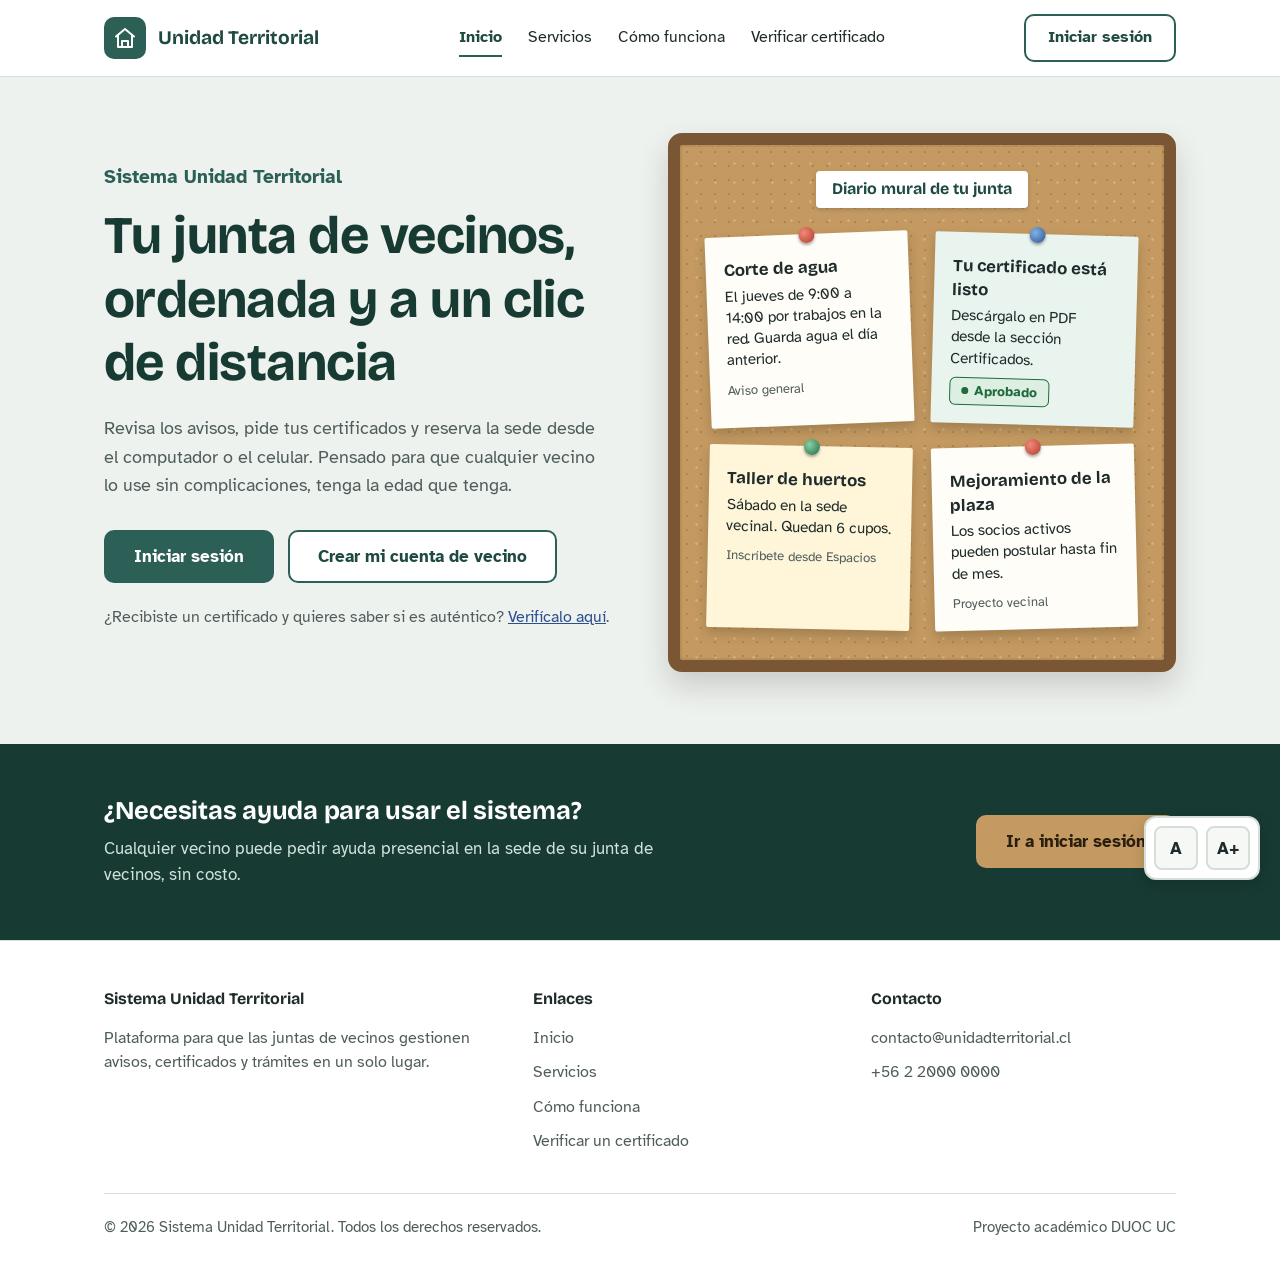
<file: Fase 2/Evidencias Proyectos (version Agil)/Proyecto De Titulo/JuntaVecinos/HTML/Index.html>
<!DOCTYPE html>
<html lang="es">
<head>
<meta charset="UTF-8">
<meta name="viewport" content="width=device-width, initial-scale=1.0">
<title>Inicio - Unidad Territorial</title>
<link rel="preconnect" href="https://fonts.googleapis.com">
<link rel="preconnect" href="https://fonts.gstatic.com" crossorigin>
<link href="https://fonts.googleapis.com/css2?family=Atkinson+Hyperlegible:ital,wght@0,400;0,700;1,400&family=Bricolage+Grotesque:opsz,wght@12..96,600;12..96,700&display=swap" rel="stylesheet">
<link rel="stylesheet" href="../CSS/Styles.css">
</head>
<body>

  <header class="site-header">
    <div class="header-inner">
      <a href="Index.html" class="logo">
        <span class="logo-mark" aria-hidden="true">
          <svg viewBox="0 0 24 24" fill="none" stroke="#fff" stroke-width="2" stroke-linecap="round" stroke-linejoin="round">
            <path d="M3 10.5 12 3l9 7.5"/>
            <path d="M5 9.5V21h14V9.5"/>
            <path d="M9 21v-6h6v6"/>
          </svg>
        </span>
        Unidad Territorial
      </a>

      <nav class="main-nav" id="mainNav" aria-label="Menú principal">
        <a href="Index.html" class="active" aria-current="page">Inicio</a>
        <a href="Servicios.html">Servicios</a>
        <a href="ComoFunciona.html">Cómo funciona</a>
        <a href="Verificar.php">Verificar certificado</a>
      </nav>

      <div class="header-actions">
        <a href="Acceso.html" class="btn btn-outline">Iniciar sesión</a>
        <button class="menu-toggle" id="menuToggle" aria-label="Abrir menú" aria-expanded="false" aria-controls="mainNav">
          <svg viewBox="0 0 24 24" fill="none" stroke="currentColor" stroke-width="2" stroke-linecap="round">
            <line x1="4" y1="7" x2="20" y2="7"/>
            <line x1="4" y1="12" x2="20" y2="12"/>
            <line x1="4" y1="17" x2="20" y2="17"/>
          </svg>
        </button>
      </div>
    </div>
  </header>

  <main id="principal">

    <section class="hero">
      <div class="container hero-inner">
        <div>
          <p class="hero-eyebrow-note">Sistema Unidad Territorial</p>
          <h1>Tu junta de vecinos, ordenada y a un clic de distancia</h1>
          <p class="lead">
            Revisa los avisos, pide tus certificados y reserva la sede desde el computador o el celular.
            Pensado para que cualquier vecino lo use sin complicaciones, tenga la edad que tenga.
          </p>
          <div class="hero-actions">
            <a href="Acceso.html" class="btn btn-primary btn-large">Iniciar sesión</a>
            <a href="Registro.php" class="btn btn-outline btn-large">Crear mi cuenta de vecino</a>
          </div>
          <p class="hero-note">¿Recibiste un certificado y quieres saber si es auténtico? <a href="Verificar.php">Verifícalo aquí</a>.</p>
        </div>

        <div class="mural" aria-label="Ejemplo de avisos del diario mural de una junta de vecinos">
          <span class="mural-titulo">Diario mural de tu junta</span>
          <div class="nota nota-1">
            <strong>Corte de agua</strong>
            El jueves de 9:00 a 14:00 por trabajos en la red. Guarda agua el día anterior.
            <small>Aviso general</small>
          </div>
          <div class="nota nota-2">
            <strong>Tu certificado está listo</strong>
            Descárgalo en PDF desde la sección Certificados.
            <span class="sello sello-ok">Aprobado</span>
          </div>
          <div class="nota nota-3">
            <strong>Taller de huertos</strong>
            Sábado en la sede vecinal. Quedan 6 cupos.
            <small>Inscríbete desde Espacios</small>
          </div>
          <div class="nota nota-4">
            <strong>Mejoramiento de la plaza</strong>
            Los socios activos pueden postular hasta fin de mes.
            <small>Proyecto vecinal</small>
          </div>
        </div>
      </div>
    </section>

    <section class="help-band">
      <div class="container help-inner">
        <div>
          <h2>¿Necesitas ayuda para usar el sistema?</h2>
          <p>Cualquier vecino puede pedir ayuda presencial en la sede de su junta de vecinos, sin costo.</p>
        </div>
        <a href="Acceso.html" class="btn btn-accent btn-large">Ir a iniciar sesión</a>
      </div>
    </section>
  </main>

  <footer class="site-footer">
    <div class="container">
      <div class="footer-inner">
        <div class="footer-col">
          <h4>Sistema Unidad Territorial</h4>
          <p>Plataforma para que las juntas de vecinos gestionen avisos, certificados y trámites en un solo lugar.</p>
        </div>
        <div class="footer-col">
          <h4>Enlaces</h4>
          <a href="Index.html">Inicio</a>
          <a href="Servicios.html">Servicios</a>
          <a href="ComoFunciona.html">Cómo funciona</a>
          <a href="Verificar.php">Verificar un certificado</a>
        </div>
        <div class="footer-col">
          <h4>Contacto</h4>
          <a href="mailto:contacto@unidadterritorial.cl">contacto@unidadterritorial.cl</a>
          <a href="tel:+56220000000">+56 2 2000 0000</a>
        </div>
      </div>
      <div class="footer-bottom">
        <span>© 2026 Sistema Unidad Territorial. Todos los derechos reservados.</span>
        <span>Proyecto académico DUOC UC</span>
      </div>
    </div>
  </footer>

  <div class="text-tools" role="group" aria-label="Tamaño de letra">
    <button type="button" data-texto="disminuir" aria-label="Letra normal">A</button>
    <button type="button" data-texto="aumentar" aria-label="Aumentar letra">A+</button>
  </div>

  <script src="../JS/Script.js"></script>
</body>
</html>
</file>
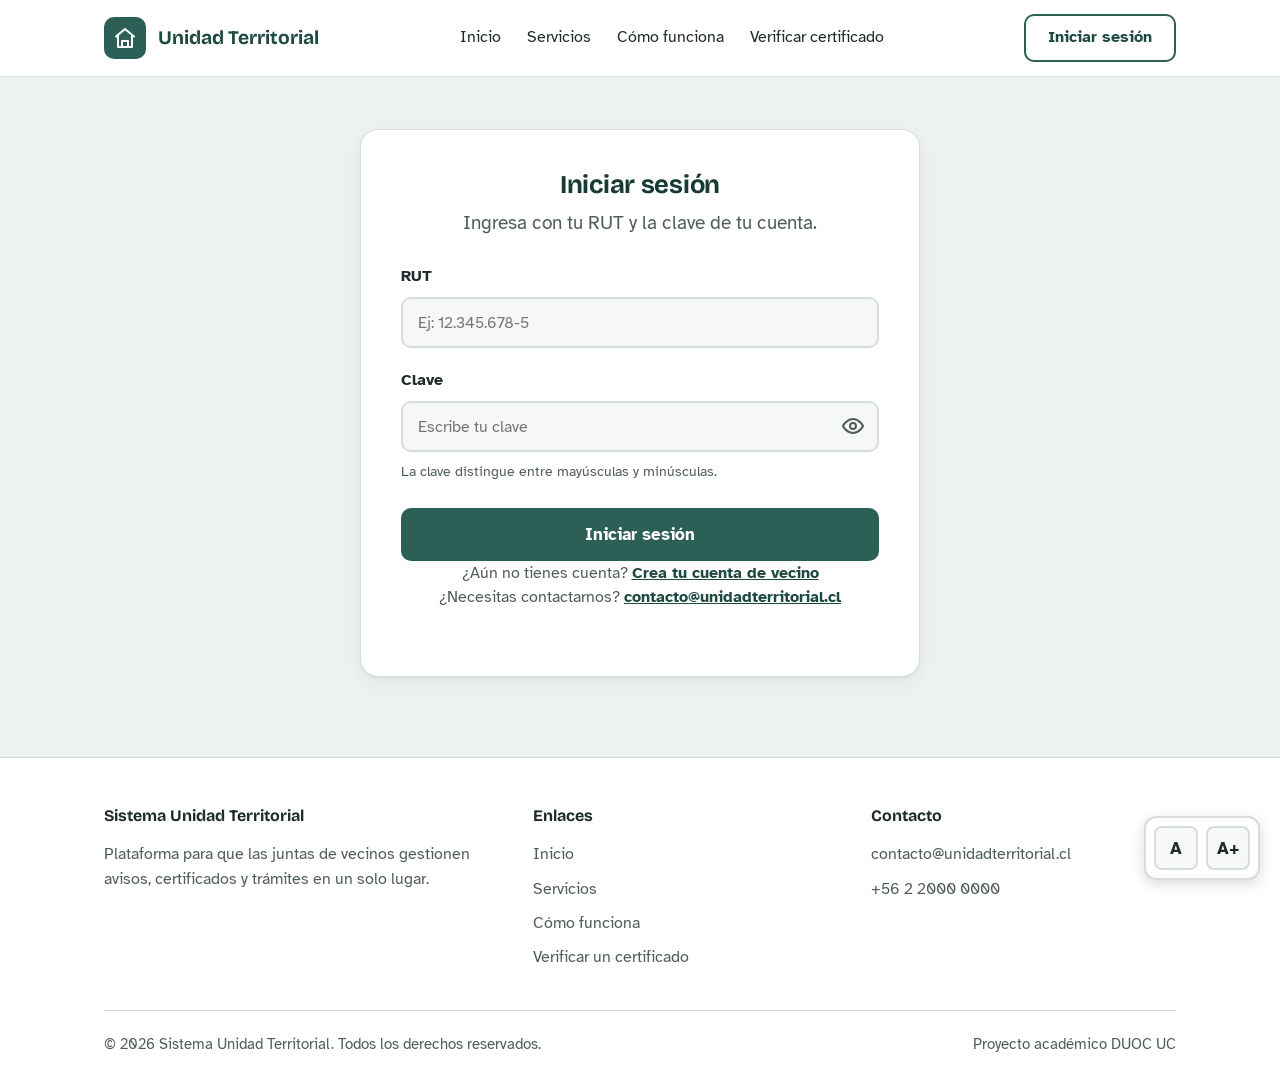
<file: Fase 2/Evidencias Proyectos (version Agil)/Proyecto De Titulo/JuntaVecinos/HTML/Acceso.html>
<!DOCTYPE html>
<html lang="es">
<head>
<meta charset="UTF-8">
<meta name="viewport" content="width=device-width, initial-scale=1.0">
<title>Iniciar sesión - Unidad Territorial</title>
<link rel="preconnect" href="https://fonts.googleapis.com">
<link rel="preconnect" href="https://fonts.gstatic.com" crossorigin>
<link href="https://fonts.googleapis.com/css2?family=Atkinson+Hyperlegible:ital,wght@0,400;0,700;1,400&family=Bricolage+Grotesque:opsz,wght@12..96,600;12..96,700&display=swap" rel="stylesheet">
<link rel="stylesheet" href="../CSS/Styles.css">
</head>
<body>

  <header class="site-header">
    <div class="header-inner">
      <a href="Index.html" class="logo">
        <span class="logo-mark" aria-hidden="true">
          <svg viewBox="0 0 24 24" fill="none" stroke="#fff" stroke-width="2" stroke-linecap="round" stroke-linejoin="round">
            <path d="M3 10.5 12 3l9 7.5"/>
            <path d="M5 9.5V21h14V9.5"/>
            <path d="M9 21v-6h6v6"/>
          </svg>
        </span>
        Unidad Territorial
      </a>

      <nav class="main-nav" id="mainNav" aria-label="Menú principal">
        <a href="Index.html">Inicio</a>
        <a href="Servicios.html">Servicios</a>
        <a href="ComoFunciona.html">Cómo funciona</a>
        <a href="Verificar.php">Verificar certificado</a>
      </nav>

      <div class="header-actions">
        <a href="Acceso.html" class="btn btn-outline">Iniciar sesión</a>
        <button class="menu-toggle" id="menuToggle" aria-label="Abrir menú" aria-expanded="false" aria-controls="mainNav">
          <svg viewBox="0 0 24 24" fill="none" stroke="currentColor" stroke-width="2" stroke-linecap="round">
            <line x1="4" y1="7" x2="20" y2="7"/>
            <line x1="4" y1="12" x2="20" y2="12"/>
            <line x1="4" y1="17" x2="20" y2="17"/>
          </svg>
        </button>
      </div>
    </div>
  </header>

  <main id="principal">

    <section class="access">
      <div class="container">
        <div class="access-card">
          <h1>Iniciar sesión</h1>
          <p>Ingresa con tu RUT y la clave de tu cuenta.</p>

          <form action="../PHP/Procesar-login.php" method="POST" novalidate data-validar data-ajax>
            <div class="aviso" data-mensaje-form hidden role="alert"><p></p></div>

            <div class="field">
              <label for="rut">RUT</label>
              <input type="text" id="rut" name="rut" placeholder="Ej: 12.345.678-5" autocomplete="username" inputmode="text" data-rut data-sin-dv required>
            </div>

          <div class="field">
            <label for="clave">Clave</label>
            <div class="campo-clave">
              <input type="password" id="clave" name="clave" placeholder="Escribe tu clave" autocomplete="current-password" required >
              <button type="button" class="btn-ver-clave" data-target="clave" aria-label="Mostrar clave" aria-pressed="false">
                <svg class="icono-ver" viewBox="0 0 24 24" fill="none" stroke="currentColor" stroke-width="2" stroke-linecap="round" stroke-linejoin="round" aria-hidden="true"><path d="M2 12s3.5-7 10-7 10 7 10 7-3.5 7-10 7S2 12 2 12z"/><circle cx="12" cy="12" r="3"/></svg>
                <svg class="icono-ocultar" viewBox="0 0 24 24" fill="none" stroke="currentColor" stroke-width="2" stroke-linecap="round" stroke-linejoin="round" aria-hidden="true"><path d="M9.9 4.2A10.4 10.4 0 0 1 12 4c6.5 0 10 8 10 8a17.6 17.6 0 0 1-2.2 3.2"/><path d="M6.6 6.6A17.4 17.4 0 0 0 2 12s3.5 8 10 8a10 10 0 0 0 5.4-1.6"/><path d="M14.1 14.1a3 3 0 1 1-4.2-4.2"/><line x1="2" y1="2" x2="22" y2="22"/></svg>
              </button>
            </div>
          </div>
            <p class="field-hint" style="margin-top:-12px; margin-bottom:20px;">La clave distingue entre mayúsculas y minúsculas.</p>

            <button type="submit" class="btn btn-primary btn-large">Iniciar sesión</button>
          </form>

          <p class="access-foot">
            ¿Aún no tienes cuenta? <a href="Registro.php">Crea tu cuenta de vecino</a><br>
            ¿Necesitas contactarnos? <a href="mailto:contacto@unidadterritorial.cl">contacto@unidadterritorial.cl</a>
          </p>
        </div>
      </div>
    </section>
  </main>

  <footer class="site-footer">
    <div class="container">
      <div class="footer-inner">
        <div class="footer-col">
          <h4>Sistema Unidad Territorial</h4>
          <p>Plataforma para que las juntas de vecinos gestionen avisos, certificados y trámites en un solo lugar.</p>
        </div>
        <div class="footer-col">
          <h4>Enlaces</h4>
          <a href="Index.html">Inicio</a>
          <a href="Servicios.html">Servicios</a>
          <a href="ComoFunciona.html">Cómo funciona</a>
          <a href="Verificar.php">Verificar un certificado</a>
        </div>
        <div class="footer-col">
          <h4>Contacto</h4>
          <a href="mailto:contacto@unidadterritorial.cl">contacto@unidadterritorial.cl</a>
          <a href="tel:+56220000000">+56 2 2000 0000</a>
        </div>
      </div>
      <div class="footer-bottom">
        <span>© 2026 Sistema Unidad Territorial. Todos los derechos reservados.</span>
        <span>Proyecto académico DUOC UC</span>
      </div>
    </div>
  </footer>

  <div class="text-tools" role="group" aria-label="Tamaño de letra">
    <button type="button" data-texto="disminuir" aria-label="Letra normal">A</button>
    <button type="button" data-texto="aumentar" aria-label="Aumentar letra">A+</button>
  </div>

  <script src="../JS/Script.js"></script>
</body>
</html>
</file>
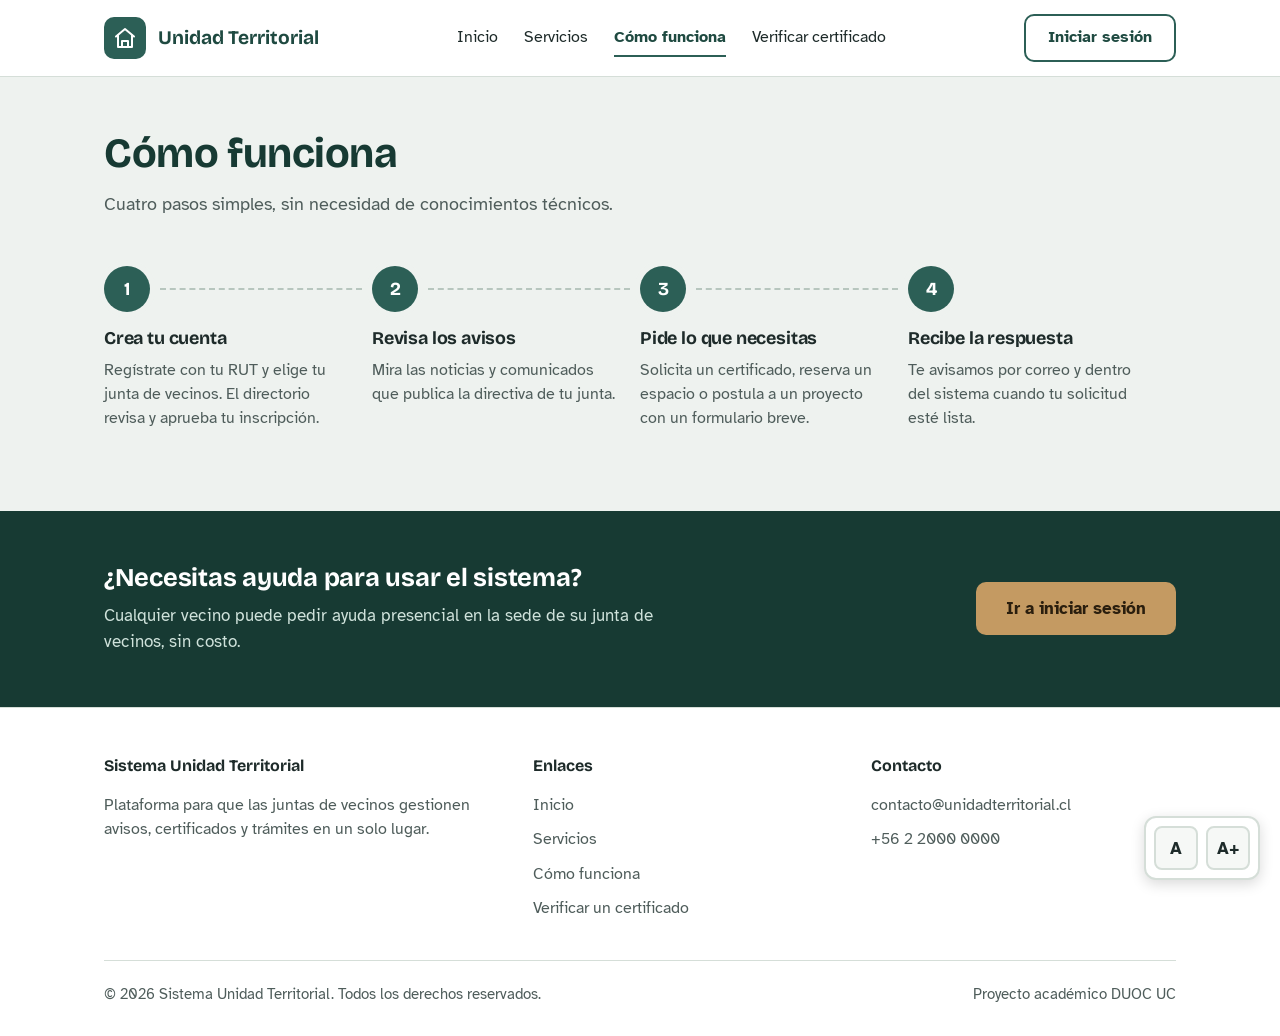
<file: Fase 2/Evidencias Proyectos (version Agil)/Proyecto De Titulo/JuntaVecinos/HTML/ComoFunciona.html>
<!DOCTYPE html>
<html lang="es">
<head>
<meta charset="UTF-8">
<meta name="viewport" content="width=device-width, initial-scale=1.0">
<title>Cómo funciona - Unidad Territorial</title>
<link rel="preconnect" href="https://fonts.googleapis.com">
<link rel="preconnect" href="https://fonts.gstatic.com" crossorigin>
<link href="https://fonts.googleapis.com/css2?family=Atkinson+Hyperlegible:ital,wght@0,400;0,700;1,400&family=Bricolage+Grotesque:opsz,wght@12..96,600;12..96,700&display=swap" rel="stylesheet">
<link rel="stylesheet" href="../CSS/Styles.css">
</head>
<body>

  <header class="site-header">
    <div class="header-inner">
      <a href="Index.html" class="logo">
        <span class="logo-mark" aria-hidden="true">
          <svg viewBox="0 0 24 24" fill="none" stroke="#fff" stroke-width="2" stroke-linecap="round" stroke-linejoin="round">
            <path d="M3 10.5 12 3l9 7.5"/>
            <path d="M5 9.5V21h14V9.5"/>
            <path d="M9 21v-6h6v6"/>
          </svg>
        </span>
        Unidad Territorial
      </a>

      <nav class="main-nav" id="mainNav" aria-label="Menú principal">
        <a href="Index.html">Inicio</a>
        <a href="Servicios.html">Servicios</a>
        <a href="ComoFunciona.html" class="active" aria-current="page">Cómo funciona</a>
        <a href="Verificar.php">Verificar certificado</a>
      </nav>

      <div class="header-actions">
        <a href="Acceso.html" class="btn btn-outline">Iniciar sesión</a>
        <button class="menu-toggle" id="menuToggle" aria-label="Abrir menú" aria-expanded="false" aria-controls="mainNav">
          <svg viewBox="0 0 24 24" fill="none" stroke="currentColor" stroke-width="2" stroke-linecap="round">
            <line x1="4" y1="7" x2="20" y2="7"/>
            <line x1="4" y1="12" x2="20" y2="12"/>
            <line x1="4" y1="17" x2="20" y2="17"/>
          </svg>
        </button>
      </div>
    </div>
  </header>

  <main id="principal">

    <section class="page-head">
      <div class="container">
        <h1>Cómo funciona</h1>
        <p>Cuatro pasos simples, sin necesidad de conocimientos técnicos.</p>
      </div>
    </section>

    <section class="how">
      <div class="container steps">
        <div class="step">
          <div class="step-number">1</div>
          <h3>Crea tu cuenta</h3>
          <p>Regístrate con tu RUT y elige tu junta de vecinos. El directorio revisa y aprueba tu inscripción.</p>
        </div>
        <div class="step">
          <div class="step-number">2</div>
          <h3>Revisa los avisos</h3>
          <p>Mira las noticias y comunicados que publica la directiva de tu junta.</p>
        </div>
        <div class="step">
          <div class="step-number">3</div>
          <h3>Pide lo que necesitas</h3>
          <p>Solicita un certificado, reserva un espacio o postula a un proyecto con un formulario breve.</p>
        </div>
        <div class="step">
          <div class="step-number">4</div>
          <h3>Recibe la respuesta</h3>
          <p>Te avisamos por correo y dentro del sistema cuando tu solicitud esté lista.</p>
        </div>
      </div>
    </section>

    <section class="help-band">
      <div class="container help-inner">
        <div>
          <h2>¿Necesitas ayuda para usar el sistema?</h2>
          <p>Cualquier vecino puede pedir ayuda presencial en la sede de su junta de vecinos, sin costo.</p>
        </div>
        <a href="Acceso.html" class="btn btn-accent btn-large">Ir a iniciar sesión</a>
      </div>
    </section>
  </main>

  <footer class="site-footer">
    <div class="container">
      <div class="footer-inner">
        <div class="footer-col">
          <h4>Sistema Unidad Territorial</h4>
          <p>Plataforma para que las juntas de vecinos gestionen avisos, certificados y trámites en un solo lugar.</p>
        </div>
        <div class="footer-col">
          <h4>Enlaces</h4>
          <a href="Index.html">Inicio</a>
          <a href="Servicios.html">Servicios</a>
          <a href="ComoFunciona.html">Cómo funciona</a>
          <a href="Verificar.php">Verificar un certificado</a>
        </div>
        <div class="footer-col">
          <h4>Contacto</h4>
          <a href="mailto:contacto@unidadterritorial.cl">contacto@unidadterritorial.cl</a>
          <a href="tel:+56220000000">+56 2 2000 0000</a>
        </div>
      </div>
      <div class="footer-bottom">
        <span>© 2026 Sistema Unidad Territorial. Todos los derechos reservados.</span>
        <span>Proyecto académico DUOC UC</span>
      </div>
    </div>
  </footer>

  <div class="text-tools" role="group" aria-label="Tamaño de letra">
    <button type="button" data-texto="disminuir" aria-label="Letra normal">A</button>
    <button type="button" data-texto="aumentar" aria-label="Aumentar letra">A+</button>
  </div>

  <script src="../JS/Script.js"></script>
</body>
</html>
</file>
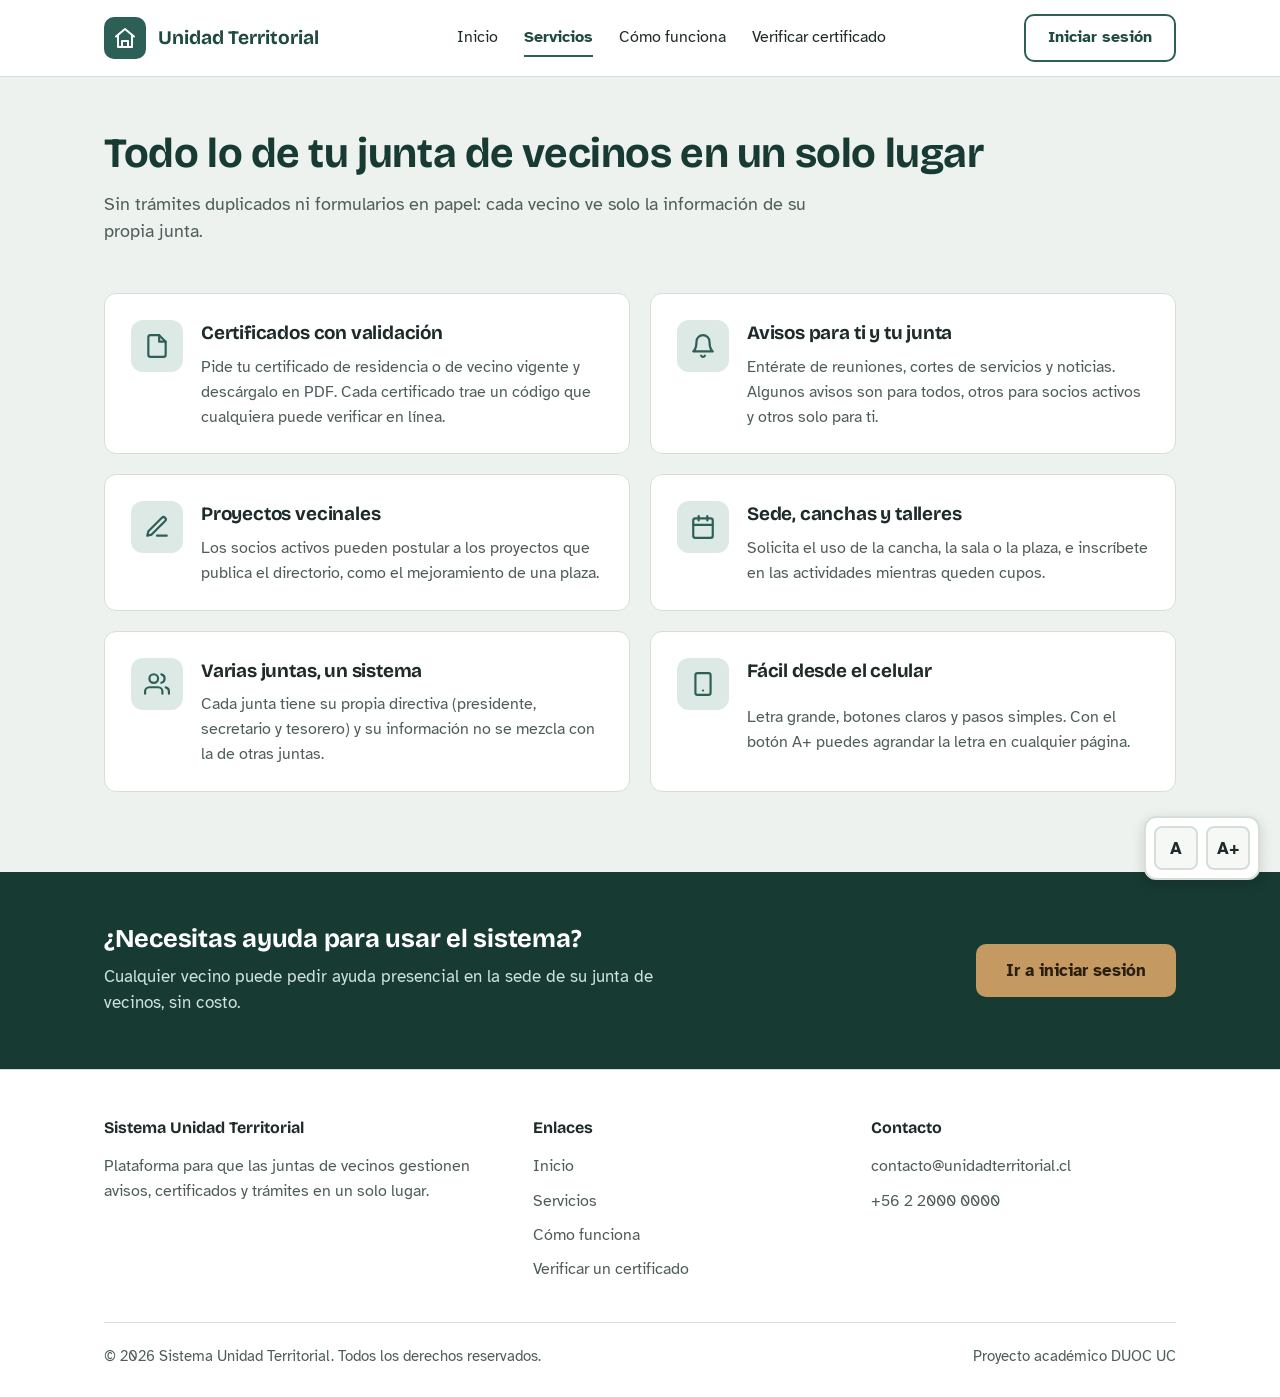
<file: Fase 2/Evidencias Proyectos (version Agil)/Proyecto De Titulo/JuntaVecinos/HTML/Servicios.html>
<!DOCTYPE html>
<html lang="es">
<head>
<meta charset="UTF-8">
<meta name="viewport" content="width=device-width, initial-scale=1.0">
<title>Servicios - Unidad Territorial</title>
<link rel="preconnect" href="https://fonts.googleapis.com">
<link rel="preconnect" href="https://fonts.gstatic.com" crossorigin>
<link href="https://fonts.googleapis.com/css2?family=Atkinson+Hyperlegible:ital,wght@0,400;0,700;1,400&family=Bricolage+Grotesque:opsz,wght@12..96,600;12..96,700&display=swap" rel="stylesheet">
<link rel="stylesheet" href="../CSS/Styles.css">
</head>
<body>

  <header class="site-header">
    <div class="header-inner">
      <a href="Index.html" class="logo">
        <span class="logo-mark" aria-hidden="true">
          <svg viewBox="0 0 24 24" fill="none" stroke="#fff" stroke-width="2" stroke-linecap="round" stroke-linejoin="round">
            <path d="M3 10.5 12 3l9 7.5"/>
            <path d="M5 9.5V21h14V9.5"/>
            <path d="M9 21v-6h6v6"/>
          </svg>
        </span>
        Unidad Territorial
      </a>

      <nav class="main-nav" id="mainNav" aria-label="Menú principal">
        <a href="Index.html">Inicio</a>
        <a href="Servicios.html" class="active" aria-current="page">Servicios</a>
        <a href="ComoFunciona.html">Cómo funciona</a>
        <a href="Verificar.php">Verificar certificado</a>
      </nav>

      <div class="header-actions">
        <a href="Acceso.html" class="btn btn-outline">Iniciar sesión</a>
        <button class="menu-toggle" id="menuToggle" aria-label="Abrir menú" aria-expanded="false" aria-controls="mainNav">
          <svg viewBox="0 0 24 24" fill="none" stroke="currentColor" stroke-width="2" stroke-linecap="round">
            <line x1="4" y1="7" x2="20" y2="7"/>
            <line x1="4" y1="12" x2="20" y2="12"/>
            <line x1="4" y1="17" x2="20" y2="17"/>
          </svg>
        </button>
      </div>
    </div>
  </header>

  <main id="principal">

    <section class="page-head">
      <div class="container">
        <h1>Todo lo de tu junta de vecinos en un solo lugar</h1>
        <p>Sin trámites duplicados ni formularios en papel: cada vecino ve solo la información de su propia junta.</p>
      </div>
    </section>

    <section class="services">
      <div class="container services-grid">
        <div class="service-card">
          <div class="service-icon"><svg viewBox="0 0 24 24" fill="none" stroke="currentColor" stroke-width="2" stroke-linecap="round" stroke-linejoin="round" aria-hidden="true"><path d="M14 2H6a2 2 0 0 0-2 2v16a2 2 0 0 0 2 2h12a2 2 0 0 0 2-2V8z"/><polyline points="14 2 14 8 20 8"/></svg></div>
          <h3>Certificados con validación</h3>
          <p>Pide tu certificado de residencia o de vecino vigente y descárgalo en PDF. Cada certificado trae un código que cualquiera puede verificar en línea.</p>
        </div>
        <div class="service-card">
          <div class="service-icon"><svg viewBox="0 0 24 24" fill="none" stroke="currentColor" stroke-width="2" stroke-linecap="round" stroke-linejoin="round" aria-hidden="true"><path d="M18 8a6 6 0 0 0-12 0c0 7-3 9-3 9h18s-3-2-3-9"/><path d="M13.73 21a2 2 0 0 1-3.46 0"/></svg></div>
          <h3>Avisos para ti y tu junta</h3>
          <p>Entérate de reuniones, cortes de servicios y noticias. Algunos avisos son para todos, otros para socios activos y otros solo para ti.</p>
        </div>
        <div class="service-card">
          <div class="service-icon"><svg viewBox="0 0 24 24" fill="none" stroke="currentColor" stroke-width="2" stroke-linecap="round" stroke-linejoin="round" aria-hidden="true"><path d="M12 20h9"/><path d="M16.5 3.5a2.12 2.12 0 0 1 3 3L7 19l-4 1 1-4Z"/></svg></div>
          <h3>Proyectos vecinales</h3>
          <p>Los socios activos pueden postular a los proyectos que publica el directorio, como el mejoramiento de una plaza.</p>
        </div>
        <div class="service-card">
          <div class="service-icon"><svg viewBox="0 0 24 24" fill="none" stroke="currentColor" stroke-width="2" stroke-linecap="round" stroke-linejoin="round" aria-hidden="true"><rect x="3" y="4" width="18" height="18" rx="2"/><line x1="16" y1="2" x2="16" y2="6"/><line x1="8" y1="2" x2="8" y2="6"/><line x1="3" y1="10" x2="21" y2="10"/></svg></div>
          <h3>Sede, canchas y talleres</h3>
          <p>Solicita el uso de la cancha, la sala o la plaza, e inscríbete en las actividades mientras queden cupos.</p>
        </div>
        <div class="service-card">
          <div class="service-icon"><svg viewBox="0 0 24 24" fill="none" stroke="currentColor" stroke-width="2" stroke-linecap="round" stroke-linejoin="round" aria-hidden="true"><path d="M17 21v-2a4 4 0 0 0-4-4H5a4 4 0 0 0-4 4v2"/><circle cx="9" cy="7" r="4"/><path d="M23 21v-2a4 4 0 0 0-3-3.87"/><path d="M16 3.13a4 4 0 0 1 0 7.75"/></svg></div>
          <h3>Varias juntas, un sistema</h3>
          <p>Cada junta tiene su propia directiva (presidente, secretario y tesorero) y su información no se mezcla con la de otras juntas.</p>
        </div>
        <div class="service-card">
          <div class="service-icon"><svg viewBox="0 0 24 24" fill="none" stroke="currentColor" stroke-width="2" stroke-linecap="round" stroke-linejoin="round" aria-hidden="true"><rect x="5" y="2" width="14" height="20" rx="2"/><line x1="12" y1="18" x2="12.01" y2="18"/></svg></div>
          <h3>Fácil desde el celular</h3>
          <p>Letra grande, botones claros y pasos simples. Con el botón A+ puedes agrandar la letra en cualquier página.</p>
        </div>
      </div>
    </section>

    <section class="help-band">
      <div class="container help-inner">
        <div>
          <h2>¿Necesitas ayuda para usar el sistema?</h2>
          <p>Cualquier vecino puede pedir ayuda presencial en la sede de su junta de vecinos, sin costo.</p>
        </div>
        <a href="Acceso.html" class="btn btn-accent btn-large">Ir a iniciar sesión</a>
      </div>
    </section>
  </main>

  <footer class="site-footer">
    <div class="container">
      <div class="footer-inner">
        <div class="footer-col">
          <h4>Sistema Unidad Territorial</h4>
          <p>Plataforma para que las juntas de vecinos gestionen avisos, certificados y trámites en un solo lugar.</p>
        </div>
        <div class="footer-col">
          <h4>Enlaces</h4>
          <a href="Index.html">Inicio</a>
          <a href="Servicios.html">Servicios</a>
          <a href="ComoFunciona.html">Cómo funciona</a>
          <a href="Verificar.php">Verificar un certificado</a>
        </div>
        <div class="footer-col">
          <h4>Contacto</h4>
          <a href="mailto:contacto@unidadterritorial.cl">contacto@unidadterritorial.cl</a>
          <a href="tel:+56220000000">+56 2 2000 0000</a>
        </div>
      </div>
      <div class="footer-bottom">
        <span>© 2026 Sistema Unidad Territorial. Todos los derechos reservados.</span>
        <span>Proyecto académico DUOC UC</span>
      </div>
    </div>
  </footer>

  <div class="text-tools" role="group" aria-label="Tamaño de letra">
    <button type="button" data-texto="disminuir" aria-label="Letra normal">A</button>
    <button type="button" data-texto="aumentar" aria-label="Aumentar letra">A+</button>
  </div>

  <script src="../JS/Script.js"></script>
</body>
</html>
</file>
<file: Fase 2/Evidencias Proyectos (version Agil)/Proyecto De Titulo/JuntaVecinos/CSS/Styles.css>
/* =====================================================================
   Sistema Unidad Territorial - Estilos
   Identidad: la sede vecinal. Verde del sello de la junta, papel claro,
   estados con forma de timbre y un diario mural en la portada.
   Letra Atkinson Hyperlegible (pensada para baja visión) en todo el texto,
   y Bricolage Grotesque solo para los títulos.
   ===================================================================== */

:root{
  --fondo: #EEF2EF;
  --superficie: #FFFFFF;
  --superficie-2: #F6F8F6;
  --tinta: #1E2B2A;
  --tinta-suave: #4F5D5B;
  --borde: #D5DED8;
  --borde-fuerte: #B7C6BE;

  --verde: #2C5F56;          /* mismo verde del sello del certificado PDF */
  --verde-oscuro: #1F4A41;
  --verde-noche: #173A33;
  --verde-claro: #DCE9E4;
  --azul-timbre: #2D4F8E;    /* tinta de timbre: enlaces e información */
  --azul-claro: #E3EAF6;
  --corcho: #C49A62;

  --ok: #1E6B3C;       --ok-fondo: #DDEFE3;
  --espera: #85540F;   --espera-fondo: #FBEBD3;
  --error: #A32E2E;    --error-fondo: #F7DEDC;

  --foco: #1160C2;
  --radio: 12px;
  --radio-chico: 8px;
  --ancho: 1120px;
  --sombra: 0 1px 2px rgba(30, 43, 42, .06), 0 6px 18px rgba(30, 43, 42, .06);

  --letra-titulos: 'Bricolage Grotesque', 'Atkinson Hyperlegible', Arial, sans-serif;
  --letra: 'Atkinson Hyperlegible', Arial, sans-serif;
}

*{ box-sizing: border-box; }
[hidden]{ display: none !important; }
html{ scroll-behavior: smooth; }

body{
  margin: 0;
  font-family: var(--letra);
  background: var(--fondo);
  color: var(--tinta);
  font-size: 19px;
  line-height: 1.55;
}

body.texto-grande{ font-size: 22px; }
body.texto-xgrande{ font-size: 25px; }

img, svg{ max-width: 100%; display: block; }
a{ color: var(--azul-timbre); }
h1, h2, h3{ font-family: var(--letra-titulos); line-height: 1.2; letter-spacing: -0.01em; }
p{ margin: 0 0 .8em; }

a:focus-visible, button:focus-visible, input:focus-visible, select:focus-visible, textarea:focus-visible, summary:focus-visible{
  outline: 3px solid var(--foco);
  outline-offset: 3px;
}

.container{ max-width: var(--ancho); margin: 0 auto; padding: 0 24px; }
.solo-lectores{ position: absolute; width: 1px; height: 1px; overflow: hidden; clip: rect(0 0 0 0); white-space: nowrap; }

/* ---------- Logo ---------- */

.logo{
  display: flex; align-items: center; gap: 12px;
  font-family: var(--letra-titulos);
  font-weight: 700; font-size: 1.2rem;
  text-decoration: none; color: var(--verde-oscuro);
}
.logo-mark{
  width: 42px; height: 42px; border-radius: 10px;
  background: var(--verde);
  display: flex; align-items: center; justify-content: center; flex-shrink: 0;
}
.logo-mark svg{ width: 24px; height: 24px; }
.logo-claro{ color: #fff; }
.logo-claro .logo-mark{ background: rgba(255,255,255,.14); }

/* ---------- Botones ---------- */

.btn{
  display: inline-flex; align-items: center; justify-content: center; gap: 8px;
  padding: 12px 22px; min-height: 48px;
  border-radius: 10px; border: 2px solid transparent;
  font-family: inherit; font-size: 1rem; font-weight: 700; line-height: 1.1;
  text-decoration: none; cursor: pointer;
  transition: background-color .15s ease, border-color .15s ease, color .15s ease;
}
.btn svg{ width: 20px; height: 20px; }
.btn-primary{ background: var(--verde); color: #fff; }
.btn-primary:hover{ background: var(--verde-oscuro); }
.btn-secundario, .btn-outline{ background: var(--superficie); color: var(--verde-oscuro); border-color: var(--verde); }
.btn-secundario:hover, .btn-outline:hover{ background: var(--verde-claro); }
.btn-peligro{ background: var(--superficie); color: var(--error); border-color: #D9A3A0; }
.btn-peligro:hover{ background: var(--error-fondo); border-color: var(--error); }
.btn-accent{ background: var(--corcho); color: #2A1E0E; }
.btn-accent:hover{ background: #B38851; }
.btn-large{ padding: 15px 28px; font-size: 1.08rem; }
.btn-sm{ padding: 8px 14px; min-height: 42px; font-size: .92rem; }
.btn-bloque{ width: 100%; }
.btn[disabled], .btn.cargando{ opacity: .7; cursor: progress; }
.btn.cargando::before{
  content: ""; width: 16px; height: 16px; border-radius: 50%;
  border: 2.5px solid currentColor; border-right-color: transparent;
  animation: girar .7s linear infinite;
}
@keyframes girar{ to{ transform: rotate(360deg); } }

.menu-toggle{
  display: none; background: none;
  border: 2px solid var(--borde); border-radius: 8px;
  padding: 8px 10px; cursor: pointer; color: var(--tinta);
}
.menu-toggle svg{ width: 26px; height: 26px; }
.menu-toggle-claro{ color: #fff; border-color: rgba(255,255,255,.3); }

/* =====================================================================
   SITIO PÚBLICO (Inicio, Servicios, Cómo funciona, Acceso, Registro)
   ===================================================================== */

.site-header{
  background: var(--superficie);
  border-bottom: 1px solid var(--borde);
  position: sticky; top: 0; z-index: 50;
}
.header-inner{
  max-width: var(--ancho); margin: 0 auto;
  display: flex; align-items: center; justify-content: space-between; gap: 16px;
  padding: 14px 24px;
}
nav.main-nav{ display: flex; align-items: center; gap: 26px; }
nav.main-nav a{ text-decoration: none; color: var(--tinta); font-size: 1rem; padding: 6px 0; border-bottom: 2px solid transparent; }
nav.main-nav a.active{ color: var(--verde-oscuro); font-weight: 700; border-bottom-color: var(--verde); }
nav.main-nav a:hover{ color: var(--verde-oscuro); border-bottom-color: var(--borde-fuerte); }
.header-actions{ display: flex; align-items: center; gap: 12px; }

/* ---------- Portada: diario mural ---------- */

.hero{ padding: 56px 0 72px; }
.hero-inner{ display: grid; grid-template-columns: 1fr 1fr; gap: 56px; align-items: center; }
.hero-eyebrow-note{ color: var(--verde); font-weight: 700; margin: 0 0 12px; }
.hero h1{ font-size: clamp(2.2rem, 4.4vw, 3.3rem); margin: 0 0 20px; color: var(--verde-noche); }
.hero p.lead{ font-size: 1.15rem; color: var(--tinta-suave); max-width: 44ch; margin: 0 0 30px; }
.hero-actions{ display: flex; flex-wrap: wrap; gap: 14px; }
.hero-note{ margin-top: 22px; font-size: .98rem; color: var(--tinta-suave); }

.mural{
  position: relative;
  background-color: var(--corcho);
  background-image:
    radial-gradient(rgba(90,60,20,.22) 1px, transparent 1.5px),
    radial-gradient(rgba(255,240,210,.25) 1px, transparent 1.5px);
  background-size: 14px 14px, 19px 19px;
  background-position: 0 0, 7px 9px;
  border: 12px solid #7A5634;
  border-radius: 14px;
  padding: 34px 28px 30px;
  box-shadow: inset 0 0 0 2px rgba(0,0,0,.08), 0 14px 30px rgba(40, 30, 15, .18);
  display: grid; grid-template-columns: 1fr 1fr; gap: 22px;
}
.mural-titulo{
  grid-column: 1 / -1; justify-self: center;
  background: var(--superficie); color: var(--verde-oscuro);
  font-family: var(--letra-titulos); font-weight: 700; font-size: 1rem;
  padding: 6px 16px; border-radius: 4px; margin: -8px 0 4px;
  box-shadow: 0 2px 4px rgba(0,0,0,.15);
}
.nota{
  position: relative;
  background: #FFFDF7; color: var(--tinta);
  padding: 22px 18px 18px; border-radius: 2px;
  box-shadow: 0 6px 12px rgba(40, 30, 15, .22);
  font-size: .95rem; line-height: 1.4;
}
.nota::before{
  content: ""; position: absolute; top: -7px; left: 50%; margin-left: -8px;
  width: 16px; height: 16px; border-radius: 50%;
  background: radial-gradient(circle at 35% 35%, #F08A7A, #B23A2A);
  box-shadow: 0 2px 3px rgba(0,0,0,.35);
}
.nota strong{ display: block; font-family: var(--letra-titulos); font-size: 1.05rem; margin-bottom: 4px; }
.nota small{ display: block; margin-top: 10px; color: var(--tinta-suave); font-size: .82rem; }
.nota-1{ transform: rotate(-2.2deg); }
.nota-2{ transform: rotate(1.6deg); background: #EAF4EF; }
.nota-3{ transform: rotate(1.2deg); background: #FFF6DA; }
.nota-4{ transform: rotate(-1.4deg); }
.nota-2::before{ background: radial-gradient(circle at 35% 35%, #7FB3E6, #2D4F8E); }
.nota-3::before{ background: radial-gradient(circle at 35% 35%, #8BD0A6, #1E6B3C); }
.nota .sello{ margin-top: 8px; }

/* ---------- Encabezado de páginas públicas interiores ---------- */

.page-head{ padding: 52px 0 12px; }
.page-head h1{ font-size: clamp(1.9rem, 3.4vw, 2.6rem); margin: 0 0 12px; color: var(--verde-noche); }
.page-head p{ color: var(--tinta-suave); font-size: 1.1rem; max-width: 60ch; margin: 0; }

/* ---------- Servicios ---------- */

.services{ padding: 36px 0 80px; }
.services-grid{ display: grid; grid-template-columns: repeat(2, 1fr); gap: 20px; }
.service-card{
  background: var(--superficie); border: 1px solid var(--borde);
  border-radius: var(--radio); padding: 26px 26px 24px;
  display: grid; grid-template-columns: 52px 1fr; gap: 4px 18px;
}
.service-icon{
  width: 52px; height: 52px; border-radius: 12px;
  background: var(--verde-claro);
  display: flex; align-items: center; justify-content: center;
  grid-row: span 2;
}
.service-icon svg{ width: 26px; height: 26px; color: var(--verde); }
.service-card h3{ font-size: 1.18rem; margin: 2px 0 6px; }
.service-card p{ color: var(--tinta-suave); margin: 0; font-size: 1rem; }

/* ---------- Cómo funciona ---------- */

.how{ padding: 36px 0 80px; }
.steps{ display: grid; grid-template-columns: repeat(4, 1fr); gap: 0; counter-reset: paso; }
.step{ position: relative; padding: 0 22px 0 0; }
.step::after{
  content: ""; position: absolute; top: 22px; left: 56px; right: 10px;
  border-top: 2px dashed var(--borde-fuerte);
}
.step:last-child::after{ display: none; }
.step-number{
  width: 46px; height: 46px; border-radius: 50%;
  background: var(--verde); color: #fff;
  display: flex; align-items: center; justify-content: center;
  font-family: var(--letra-titulos); font-weight: 700; font-size: 1.15rem;
  margin-bottom: 16px; position: relative; z-index: 1;
  box-shadow: 0 0 0 6px var(--fondo);
}
.step h3{ font-size: 1.12rem; margin: 0 0 8px; }
.step p{ color: var(--tinta-suave); font-size: .98rem; margin: 0; }

/* ---------- Franja de ayuda ---------- */

.help-band{ background: var(--verde-noche); color: #fff; padding: 52px 0; }
.help-inner{ display: flex; align-items: center; justify-content: space-between; gap: 32px; flex-wrap: wrap; }
.help-inner h2{ font-size: 1.6rem; margin: 0 0 10px; }
.help-inner p{ margin: 0; color: #CFE2DB; max-width: 50ch; font-size: 1.05rem; }
.help-band .btn-accent{ flex-shrink: 0; }

/* ---------- Tarjeta de formulario (login, registro, postulación) ---------- */

.access{ padding: 52px 0 80px; }
.access-card{
  background: var(--superficie); border: 1px solid var(--borde);
  border-radius: 18px; padding: 40px;
  max-width: 560px; margin: 0 auto; box-shadow: var(--sombra);
}
.access-card h1{ font-size: 1.6rem; margin: 0 0 8px; text-align: center; color: var(--verde-noche); }
.access-card > p{ text-align: center; color: var(--tinta-suave); margin: 0 0 26px; }
.access-card .btn{ width: 100%; margin-top: 6px; }
.access-foot{ text-align: center; margin-top: 22px; font-size: .98rem; color: var(--tinta-suave); }
.access-foot a{ color: var(--verde-oscuro); font-weight: 700; }

.access-card .estado-envio{ text-align: center; }
.access-card .estado-envio svg{ width: 56px; height: 56px; margin: 0 auto 14px; color: var(--ok); }

/* ---------- Pie de página público ---------- */

footer.site-footer{ background: var(--superficie); border-top: 1px solid var(--borde); padding: 46px 0 30px; }
.footer-inner{ display: grid; grid-template-columns: 1.3fr 1fr 1fr; gap: 32px; margin-bottom: 30px; }
.footer-col h4{ font-family: var(--letra-titulos); font-size: 1rem; margin: 0 0 14px; }
.footer-col p, .footer-col a{ color: var(--tinta-suave); font-size: .98rem; text-decoration: none; display: block; margin-bottom: 10px; }
.footer-col a:hover{ color: var(--verde-oscuro); text-decoration: underline; }
.footer-bottom{
  border-top: 1px solid var(--borde); padding-top: 22px;
  font-size: .92rem; color: var(--tinta-suave);
  display: flex; justify-content: space-between; flex-wrap: wrap; gap: 10px;
}

/* =====================================================================
   FORMULARIOS
   ===================================================================== */

.field{ margin-bottom: 20px; }
.field label, .field .etiqueta{ display: block; font-weight: 700; margin-bottom: 8px; font-size: 1rem; }
.field label .opcional{ font-weight: 400; color: var(--tinta-suave); }

.field input, .field select, .field textarea{
  width: 100%;
  padding: 13px 15px;
  font-size: 1.02rem; font-family: inherit; color: var(--tinta);
  border: 2px solid var(--borde); border-radius: 10px;
  background: var(--superficie-2);
}
.field textarea{ min-height: 110px; resize: vertical; line-height: 1.45; }
.field select{
  appearance: none;
  background-image: url("data:image/svg+xml,%3Csvg xmlns='http://www.w3.org/2000/svg' viewBox='0 0 24 24' fill='none' stroke='%234F5D5B' stroke-width='2.5' stroke-linecap='round' stroke-linejoin='round'%3E%3Cpolyline points='6 9 12 15 18 9'/%3E%3C/svg%3E");
  background-repeat: no-repeat; background-position: right 14px center; background-size: 20px;
  padding-right: 46px;
}
.field input:focus, .field select:focus, .field textarea:focus{ border-color: var(--verde); background-color: var(--superficie); }
.field input:disabled, .field select option:disabled{ color: #8A9592; }
.field-hint{ font-size: .9rem; color: var(--tinta-suave); margin: 6px 0 0; }

.campo-invalido, .field input.campo-invalido, .field select.campo-invalido{ border-color: var(--error); background: #FFF8F7; }
.field-error{ color: var(--error); font-size: .92rem; font-weight: 700; margin: 6px 0 0; }

/* Ayuda en vivo que llega por AJAX (RUT disponible, vecino encontrado) */
.ayuda-vivo{ font-size: .92rem; margin: 6px 0 0; display: flex; align-items: center; gap: 6px; }
.ayuda-vivo:empty{ display: none; }
.ayuda-vivo.ok{ color: var(--ok); font-weight: 700; }
.ayuda-vivo.error{ color: var(--error); font-weight: 700; }
.ayuda-vivo.buscando{ color: var(--tinta-suave); }

.casilla{ display: flex; gap: 12px; align-items: flex-start; font-weight: 400; cursor: pointer; }
.casilla input{ width: 24px; height: 24px; margin: 2px 0 0; flex-shrink: 0; accent-color: var(--verde); }

.grupo-campos{
  border: 1px solid var(--borde); border-radius: var(--radio);
  padding: 20px 20px 4px; margin: 0 0 22px;
}
.grupo-campos legend{
  font-family: var(--letra-titulos); font-weight: 700; font-size: 1.05rem;
  padding: 0 8px; margin-left: -8px; color: var(--verde-oscuro);
}
.grupo-campos .field-hint:first-of-type{ margin: -4px 0 16px; }
.campos-2{ display: grid; grid-template-columns: 1fr 1fr; gap: 0 16px; }

/* Botón mostrar/ocultar clave */
.campo-clave{ position: relative; }
.campo-clave input{ padding-right: 56px; }
.btn-ver-clave{
  position: absolute; right: 6px; top: 50%; transform: translateY(-50%);
  background: none; border: none; border-radius: 8px; cursor: pointer;
  padding: 8px; color: var(--tinta-suave);
  display: flex; align-items: center; justify-content: center;
}
.btn-ver-clave:hover{ color: var(--verde-oscuro); background: var(--verde-claro); }
.btn-ver-clave svg{ width: 24px; height: 24px; }
.btn-ver-clave .icono-ocultar{ display: none; }
.btn-ver-clave.mostrando .icono-ver{ display: none; }
.btn-ver-clave.mostrando .icono-ocultar{ display: block; }

/* =====================================================================
   APLICACIÓN (vecino y directorio): barra lateral + contenido
   ===================================================================== */

.app-shell{
  display: grid; grid-template-columns: 290px 1fr; min-height: 100vh;
  background: linear-gradient(to right, var(--verde-noche) 290px, transparent 290px);
}

.barra-lateral{
  background: var(--verde-noche); color: #fff;
  position: sticky; top: 0; height: 100vh;
  display: flex; flex-direction: column;
  overflow-y: auto;
}
.barra-cabecera{ padding: 22px 22px 8px; display: flex; align-items: center; justify-content: space-between; gap: 10px; }
.barra-contenido{ display: flex; flex-direction: column; flex: 1; padding: 0 14px 18px; }

.barra-junta{
  margin: 14px 8px 18px; padding: 12px 14px;
  background: rgba(255,255,255,.07); border-radius: 10px;
  border-left: 4px solid var(--corcho);
}
.barra-junta span{ display: block; font-size: .82rem; color: #A9C8BE; }
.barra-junta strong{ display: block; font-size: .98rem; line-height: 1.3; }

.menu-app{ display: flex; flex-direction: column; gap: 2px; }
.menu-app a{
  display: flex; align-items: center; gap: 12px;
  padding: 11px 14px; border-radius: 10px;
  color: #DCEBE6; text-decoration: none; font-size: 1rem;
}
.menu-app a svg{ width: 22px; height: 22px; flex-shrink: 0; opacity: .85; }
.menu-app a:hover{ background: rgba(255,255,255,.08); color: #fff; }
.menu-app a.activo{ background: #fff; color: var(--verde-noche); font-weight: 700; }
.menu-app a.activo svg{ opacity: 1; color: var(--verde); }
.menu-app a:focus-visible{ outline-color: #9CC4FF; }

.contador{
  margin-left: auto; min-width: 26px; height: 26px; padding: 0 8px;
  border-radius: 13px; background: var(--corcho); color: #2A1E0E;
  font-size: .82rem; font-weight: 700;
  display: inline-flex; align-items: center; justify-content: center;
}
.menu-app a.activo .contador{ background: var(--espera-fondo); color: var(--espera); }

.barra-usuario{
  margin-top: auto; padding: 18px 8px 14px;
  border-top: 1px solid rgba(255,255,255,.12);
  display: flex; align-items: center; gap: 12px;
}
.barra-usuario strong{ display: block; font-size: .96rem; line-height: 1.25; }
.barra-usuario div span{ display: block; font-size: .85rem; color: #A9C8BE; }
.barra-acciones{ display: flex; gap: 10px; align-items: center; padding: 0 8px; }
.btn-salir{ flex: 1; background: transparent; color: #fff; border-color: rgba(255,255,255,.35); min-height: 44px; padding: 8px 12px; font-size: .95rem; }
.btn-salir:hover{ background: rgba(255,255,255,.1); border-color: #fff; }

.app-main{ padding: 40px 48px 90px; max-width: 1180px; width: 100%; }

/* ---------- Encabezado de cada página de la aplicación ---------- */

.pagina-cabecera{ margin-bottom: 30px; max-width: 70ch; }
.pagina-cabecera h1{ font-size: clamp(1.8rem, 3vw, 2.35rem); margin: 0 0 10px; color: var(--verde-noche); }
.pagina-cabecera p{ color: var(--tinta-suave); font-size: 1.06rem; margin: 0; }
.pagina-cabecera .saludo-junta{ color: var(--verde); font-weight: 700; margin: 0 0 6px; font-size: 1rem; }

/* ---------- Bloques ---------- */

.bloque{ margin-bottom: 40px; }
.bloque-titulo{ display: flex; align-items: baseline; justify-content: space-between; gap: 12px; flex-wrap: wrap; margin-bottom: 14px; }
.bloque-titulo h2{ font-size: 1.35rem; margin: 0; }
.bloque-titulo p{ color: var(--tinta-suave); margin: 4px 0 0; font-size: .98rem; flex-basis: 100%; }
.bloque-titulo .total{ color: var(--tinta-suave); font-size: .95rem; }

.tarjeta{
  background: var(--superficie); border: 1px solid var(--borde);
  border-radius: var(--radio); padding: 28px;
  box-shadow: var(--sombra);
}
.tarjeta > h2{ font-size: 1.3rem; margin: 0 0 6px; }
.tarjeta > p.intro{ color: var(--tinta-suave); margin: 0 0 22px; font-size: .98rem; }
.tarjeta .btn-primary[type="submit"]{ width: 100%; }

/* Formulario a la izquierda y lista a la derecha (páginas de gestión) */
.dos-columnas{ display: grid; grid-template-columns: minmax(300px, 400px) 1fr; gap: 32px; align-items: start; }
.dos-columnas > .tarjeta{ position: sticky; top: 24px; }

/* ---------- Listas ---------- */

.lista{ display: flex; flex-direction: column; gap: 12px; }

.fila{
  background: var(--superficie); border: 1px solid var(--borde);
  border-radius: var(--radio); padding: 18px 20px;
  display: flex; align-items: center; gap: 16px; flex-wrap: wrap;
}
.fila-info{ flex: 1; min-width: 220px; }
.fila-info h3{ margin: 0 0 4px; font-size: 1.08rem; }
.fila-info p{ margin: 0; color: var(--tinta-suave); font-size: .97rem; }
.fila-info .meta{ font-size: .9rem; color: var(--tinta-suave); margin-top: 6px; }
.fila-info .cita{ margin-top: 8px; padding-left: 12px; border-left: 3px solid var(--borde-fuerte); font-style: italic; }
.fila-acciones{ display: flex; align-items: center; gap: 10px; flex-wrap: wrap; }
.fila-acciones form{ display: flex; gap: 10px; flex-wrap: wrap; margin: 0; }
.fila.atenuada{ background: var(--superficie-2); }
.fila.atenuada .fila-info h3{ color: var(--tinta-suave); }

.avatar{
  width: 46px; height: 46px; border-radius: 50%; flex-shrink: 0;
  background: var(--verde-claro); color: var(--verde-oscuro);
  display: inline-flex; align-items: center; justify-content: center;
  font-weight: 700; font-size: .95rem;
}
.avatar-claro{ background: rgba(255,255,255,.14); color: #fff; }

.icono-fila{
  width: 46px; height: 46px; border-radius: 12px; flex-shrink: 0;
  background: var(--verde-claro); color: var(--verde);
  display: inline-flex; align-items: center; justify-content: center;
}
.icono-fila svg{ width: 24px; height: 24px; }
.icono-fila.fecha{ flex-direction: column; line-height: 1; gap: 2px; background: var(--azul-claro); color: var(--azul-timbre); }
.icono-fila.fecha b{ font-family: var(--letra-titulos); font-size: 1.15rem; }
.icono-fila.fecha span{ font-size: .7rem; text-transform: lowercase; }

/* Barra de cupos */
.cupos{ margin-top: 10px; max-width: 280px; }
.cupos-barra{ height: 8px; border-radius: 4px; background: var(--verde-claro); overflow: hidden; }
.cupos-barra span{ display: block; height: 100%; background: var(--verde); border-radius: 4px; }
.cupos-barra.lleno span{ background: var(--error); }
.cupos small{ display: block; font-size: .85rem; color: var(--tinta-suave); margin-top: 4px; }

/* Lista desplegable de postulantes */
details.desplegable{ margin-top: 10px; }
details.desplegable summary{ cursor: pointer; color: var(--azul-timbre); font-weight: 700; font-size: .95rem; }
details.desplegable ul{ margin: 8px 0 0; padding-left: 20px; color: var(--tinta-suave); font-size: .95rem; }

/* ---------- Estados con forma de timbre ---------- */

.sello, .badge{
  display: inline-flex; align-items: center; gap: 6px;
  padding: 4px 11px; border-radius: 6px;
  border: 1.5px solid currentColor;
  font-size: .85rem; font-weight: 700; line-height: 1.3; white-space: nowrap;
}
.sello::before, .badge::before{ content: ""; width: 7px; height: 7px; border-radius: 50%; background: currentColor; }
.sello-espera, .badge-pending{ color: var(--espera); background: var(--espera-fondo); }
.sello-ok, .badge-approved{ color: var(--ok); background: var(--ok-fondo); }
.sello-error, .badge-rejected{ color: var(--error); background: var(--error-fondo); }
.sello-info, .badge-general{ color: var(--verde-oscuro); background: var(--verde-claro); }
.sello-grupo, .badge-group{ color: var(--azul-timbre); background: var(--azul-claro); }
.sello-neutro{ color: var(--tinta-suave); background: var(--superficie-2); }

/* ---------- Estado vacío ---------- */

.vacio{
  border: 2px dashed var(--borde-fuerte); border-radius: var(--radio);
  padding: 30px 24px; text-align: center; color: var(--tinta-suave);
  background: rgba(255,255,255,.5);
}
.vacio svg{ width: 40px; height: 40px; margin: 0 auto 10px; color: var(--borde-fuerte); }
.vacio h3{ color: var(--tinta); font-size: 1.08rem; margin: 0 0 4px; }
.vacio p{ margin: 0; font-size: .97rem; }

/* ---------- Avisos dentro de la página ---------- */

.aviso{
  display: flex; gap: 14px; align-items: flex-start;
  padding: 18px 20px; border-radius: var(--radio);
  border: 1px solid; margin-bottom: 28px;
}
.aviso svg{ width: 24px; height: 24px; flex-shrink: 0; margin-top: 2px; }
.aviso h3{ margin: 0 0 4px; font-size: 1.05rem; }
.aviso p{ margin: 0; font-size: .97rem; }
.aviso-info{ background: var(--azul-claro); border-color: #B9C8E6; color: #1F3766; }
.aviso-espera{ background: var(--espera-fondo); border-color: #EBCB98; color: #5E3C0A; }
.aviso-ok{ background: var(--ok-fondo); border-color: #A9D3B7; color: #164F2D; }
.aviso .btn{ margin-top: 12px; }

/* ---------- Panel de inicio ---------- */

.accesos{ display: grid; grid-template-columns: repeat(auto-fill, minmax(220px, 1fr)); gap: 16px; }
.acceso{
  position: relative;
  background: var(--superficie); border: 1px solid var(--borde);
  border-radius: var(--radio); padding: 22px;
  text-decoration: none; color: var(--tinta);
  display: flex; flex-direction: column; gap: 6px;
  transition: border-color .15s ease, box-shadow .15s ease;
}
.acceso:hover{ border-color: var(--verde); box-shadow: var(--sombra); }
.acceso .icono-fila{ margin-bottom: 8px; }
.acceso h3{ margin: 0; font-size: 1.12rem; }
.acceso p{ margin: 0; color: var(--tinta-suave); font-size: .95rem; }
.acceso .dato{ margin-top: 10px; font-weight: 700; color: var(--verde-oscuro); font-size: .95rem; min-height: 1.4em; }
.acceso .dato.pendiente{ color: var(--espera); }
.acceso-urgente{ border-color: #EBCB98; background: linear-gradient(var(--superficie), var(--superficie)) padding-box; box-shadow: inset 4px 0 0 var(--corcho); }

.cifras{ display: grid; grid-template-columns: repeat(auto-fill, minmax(180px, 1fr)); gap: 16px; margin-bottom: 36px; }
.cifra{ background: var(--superficie); border: 1px solid var(--borde); border-radius: var(--radio); padding: 18px 20px; }
.cifra b{ display: block; font-family: var(--letra-titulos); font-size: 2rem; color: var(--verde-noche); line-height: 1.1; }
.cifra span{ color: var(--tinta-suave); font-size: .95rem; }

/* ---------- Noticias ---------- */

.noticia{
  background: var(--superficie); border: 1px solid var(--borde);
  border-radius: var(--radio); padding: 22px 24px;
  border-left: 5px solid var(--verde);
}
.noticia.grupo{ border-left-color: var(--azul-timbre); }
.noticia.especifico{ border-left-color: var(--corcho); }
.noticia-cabecera{ display: flex; justify-content: space-between; align-items: flex-start; gap: 12px; flex-wrap: wrap; margin-bottom: 8px; }
.noticia h3{ margin: 0; font-size: 1.15rem; }
.noticia p{ margin: 0; color: var(--tinta); white-space: pre-line; }
.noticia time{ display: block; margin-top: 12px; color: var(--tinta-suave); font-size: .9rem; }
.noticia-pie{ display: flex; align-items: center; justify-content: space-between; gap: 12px; flex-wrap: wrap; margin-top: 12px; }
.noticia-pie time{ margin-top: 0; }

/* ---------- Directiva ---------- */

.directiva{ display: grid; grid-template-columns: repeat(3, 1fr); gap: 16px; }
.cargo{
  background: var(--superficie); border: 1px solid var(--borde); border-radius: var(--radio);
  padding: 22px; display: flex; flex-direction: column; gap: 10px;
}
.cargo h3{ margin: 0; font-size: 1rem; color: var(--verde); }
.cargo .persona{ display: flex; align-items: center; gap: 12px; }
.cargo .persona strong{ display: block; line-height: 1.25; }
.cargo .persona span{ font-size: .9rem; color: var(--tinta-suave); }
.cargo.vacante{ border-style: dashed; border-width: 2px; background: rgba(255,255,255,.55); }
.cargo.vacante > p:not(.field-hint){ color: var(--espera); font-weight: 700; margin: 0; }
.cargo form{ margin: 0; display: flex; flex-direction: column; gap: 10px; }
.cargo .field{ margin-bottom: 0; }

/* ---------- Verificar certificado ---------- */

.resultado-verificacion{ margin-top: 24px; border-radius: var(--radio); padding: 22px; border: 2px solid; }
.resultado-verificacion[hidden]{ display: none; }
.resultado-verificacion.valido{ border-color: var(--ok); background: var(--ok-fondo); }
.resultado-verificacion.invalido{ border-color: var(--error); background: var(--error-fondo); color: #6E1D1D; }
.resultado-verificacion h2{ margin: 0 0 12px; font-size: 1.25rem; display: flex; gap: 10px; align-items: center; }
.resultado-verificacion h2 svg{ width: 28px; height: 28px; }
.resultado-verificacion dl{ display: grid; grid-template-columns: auto 1fr; gap: 6px 16px; margin: 0; font-size: .98rem; }
.resultado-verificacion dt{ font-weight: 700; }
.resultado-verificacion dd{ margin: 0; }

/* =====================================================================
   AVISOS FLOTANTES (toasts) Y VENTANA DE CONFIRMACIÓN
   ===================================================================== */

.avisos{
  position: fixed; left: 50%; bottom: 24px; transform: translateX(-50%);
  z-index: 400; display: flex; flex-direction: column; gap: 10px;
  width: min(560px, calc(100% - 32px));
  pointer-events: none;
}
.aviso-flotante{
  pointer-events: auto;
  display: flex; align-items: flex-start; gap: 12px;
  padding: 16px 18px; border-radius: 12px;
  background: var(--verde-noche); color: #fff;
  box-shadow: 0 12px 30px rgba(10, 25, 22, .3);
  font-size: 1rem; line-height: 1.4;
  animation: aparecer .25s ease-out;
}
.aviso-flotante svg{ width: 24px; height: 24px; flex-shrink: 0; }
.aviso-flotante.ok svg{ color: #8BD0A6; }
.aviso-flotante.error{ background: #7A2121; }
.aviso-flotante.error svg{ color: #FFC2BC; }
.aviso-flotante button{
  margin-left: auto; background: none; border: none; color: inherit; cursor: pointer;
  font-size: 1.4rem; line-height: 1; padding: 0 4px; opacity: .8;
}
.aviso-flotante.saliendo{ opacity: 0; transform: translateY(8px); transition: all .2s ease; }
@keyframes aparecer{ from{ opacity: 0; transform: translateY(12px); } to{ opacity: 1; transform: none; } }

.modal{ position: fixed; inset: 0; z-index: 500; display: flex; align-items: center; justify-content: center; padding: 16px; }
.modal[hidden]{ display: none; }
.modal-fondo{ position: absolute; inset: 0; background: rgba(15, 30, 27, .55); }
.modal-caja{
  position: relative; background: var(--superficie);
  border-radius: 16px; padding: 28px; max-width: 460px; width: 100%;
  box-shadow: 0 24px 60px rgba(0,0,0,.3);
  animation: aparecer .2s ease-out;
}
.modal-caja h2{ margin: 0 0 10px; font-size: 1.35rem; }
.modal-caja p{ color: var(--tinta-suave); margin: 0 0 24px; }
.modal-botones{ display: flex; justify-content: flex-end; gap: 12px; flex-wrap: wrap; }
.modal-caja.peligro #modalAceptar{ background: var(--error); }
.modal-caja.peligro #modalAceptar:hover{ background: #7E2222; }

/* Página de mensaje (respaldo sin JavaScript) */
.pagina-mensaje{ min-height: 100vh; display: flex; align-items: center; justify-content: center; padding: 24px; }
.mensaje-caja{
  background: var(--superficie); border: 1px solid var(--borde); border-top: 6px solid var(--verde);
  border-radius: 16px; padding: 36px; max-width: 520px; text-align: center; box-shadow: var(--sombra);
}
.mensaje-caja.aviso-error{ border-top-color: var(--error); }
.mensaje-caja .logo-mark-grande{ width: 56px; height: 56px; margin: 0 auto 18px; }
.mensaje-caja h1{ margin: 0 0 10px; font-size: 1.6rem; }
.mensaje-caja p{ color: var(--tinta-suave); margin: 0 0 24px; }

/* ---------- Tamaño de letra ---------- */

.text-tools{
  position: fixed; bottom: 20px; right: 20px;
  display: flex; gap: 8px;
  background: var(--superficie); border: 2px solid var(--borde); border-radius: 12px;
  padding: 8px; box-shadow: 0 4px 14px rgba(0,0,0,.15); z-index: 200;
}
.text-tools button{
  width: 44px; height: 44px; border-radius: 8px;
  border: 2px solid var(--borde); background: var(--superficie-2);
  font-weight: 700; font-size: 1.05rem; cursor: pointer; color: var(--tinta); font-family: inherit;
}
.text-tools button:hover{ background: var(--verde-claro); border-color: var(--verde); }
.text-tools-barra{ position: static; box-shadow: none; padding: 0; border: none; background: none; }
.text-tools-barra button{ background: transparent; color: #fff; border-color: rgba(255,255,255,.35); }
.text-tools-barra button:hover{ background: rgba(255,255,255,.1); border-color: #fff; }

/* =====================================================================
   RESPONSIVO
   ===================================================================== */

@media (max-width: 1100px){
  .app-main{ padding: 32px 28px 90px; }
  .dos-columnas{ grid-template-columns: 1fr; }
  .dos-columnas > .tarjeta{ position: static; }
  .directiva{ grid-template-columns: 1fr; }
}

@media (max-width: 880px){
  nav.main-nav{
    position: absolute; top: 100%; left: 0; right: 0;
    background: var(--superficie); border-bottom: 1px solid var(--borde);
    flex-direction: column; align-items: flex-start;
    padding: 18px 24px; gap: 14px; display: none;
  }
  nav.main-nav.open{ display: flex; }
  .menu-toggle{ display: inline-flex; }
  .header-actions .btn-outline{ padding: 10px 14px; min-height: 44px; font-size: .95rem; white-space: nowrap; }
  .hero-inner{ grid-template-columns: 1fr; gap: 40px; }
  .steps{ grid-template-columns: 1fr 1fr; gap: 28px; }
  .step::after{ display: none; }
  .services-grid{ grid-template-columns: 1fr; }
  .help-inner{ flex-direction: column; text-align: center; }
  .footer-inner{ grid-template-columns: 1fr; gap: 24px; }
  .access-card{ padding: 28px 22px; }

  /* La barra lateral pasa a ser una barra superior con menú desplegable */
  .app-shell{ grid-template-columns: 1fr; background: none; }
  .barra-lateral{ position: sticky; top: 0; height: auto; z-index: 60; overflow: visible; }
  .barra-cabecera{ padding: 12px 16px; }
  .barra-contenido{
    display: none; position: absolute; top: 100%; left: 0; right: 0;
    background: var(--verde-noche); padding: 4px 14px 18px;
    max-height: calc(100vh - 66px); overflow-y: auto;
    box-shadow: 0 16px 30px rgba(0,0,0,.25);
  }
  .barra-contenido.open{ display: flex; }
  .barra-junta{ margin-top: 4px; }
  .barra-usuario{ margin-top: 14px; }
  .app-main{ padding: 26px 18px 90px; }
}

@media (max-width: 540px){
  body{ font-size: 18px; }
  .header-inner{ padding: 12px 16px; gap: 8px; }
  .logo{ font-size: 1.02rem; gap: 8px; line-height: 1.15; min-width: 0; }
  .logo-mark{ width: 38px; height: 38px; }
  .header-actions{ gap: 8px; flex-shrink: 0; }
  .header-actions .btn-outline{ padding: 8px 10px; min-height: 40px; font-size: .85rem; }
  .menu-toggle{ padding: 6px 8px; flex-shrink: 0; }
  .menu-toggle svg{ width: 22px; height: 22px; }
  .container{ padding: 0 16px; }
  .steps{ grid-template-columns: 1fr; }
  .mural{ grid-template-columns: 1fr; padding: 28px 18px 22px; border-width: 9px; }
  .hero-actions .btn{ width: 100%; }
  .campos-2{ grid-template-columns: 1fr; }
  .tarjeta{ padding: 22px 18px; }
  .fila{ align-items: flex-start; }
  .fila-acciones{ width: 100%; }
  .fila-acciones .btn{ flex: 1; }
  .text-tools{ bottom: 12px; right: 12px; }
  .text-tools button{ width: 40px; height: 40px; }
  .avisos{ bottom: 76px; }
}

@media (prefers-reduced-motion: reduce){
  html{ scroll-behavior: auto; }
  *, *::before, *::after{ animation: none !important; transition: none !important; }
}
</file>
